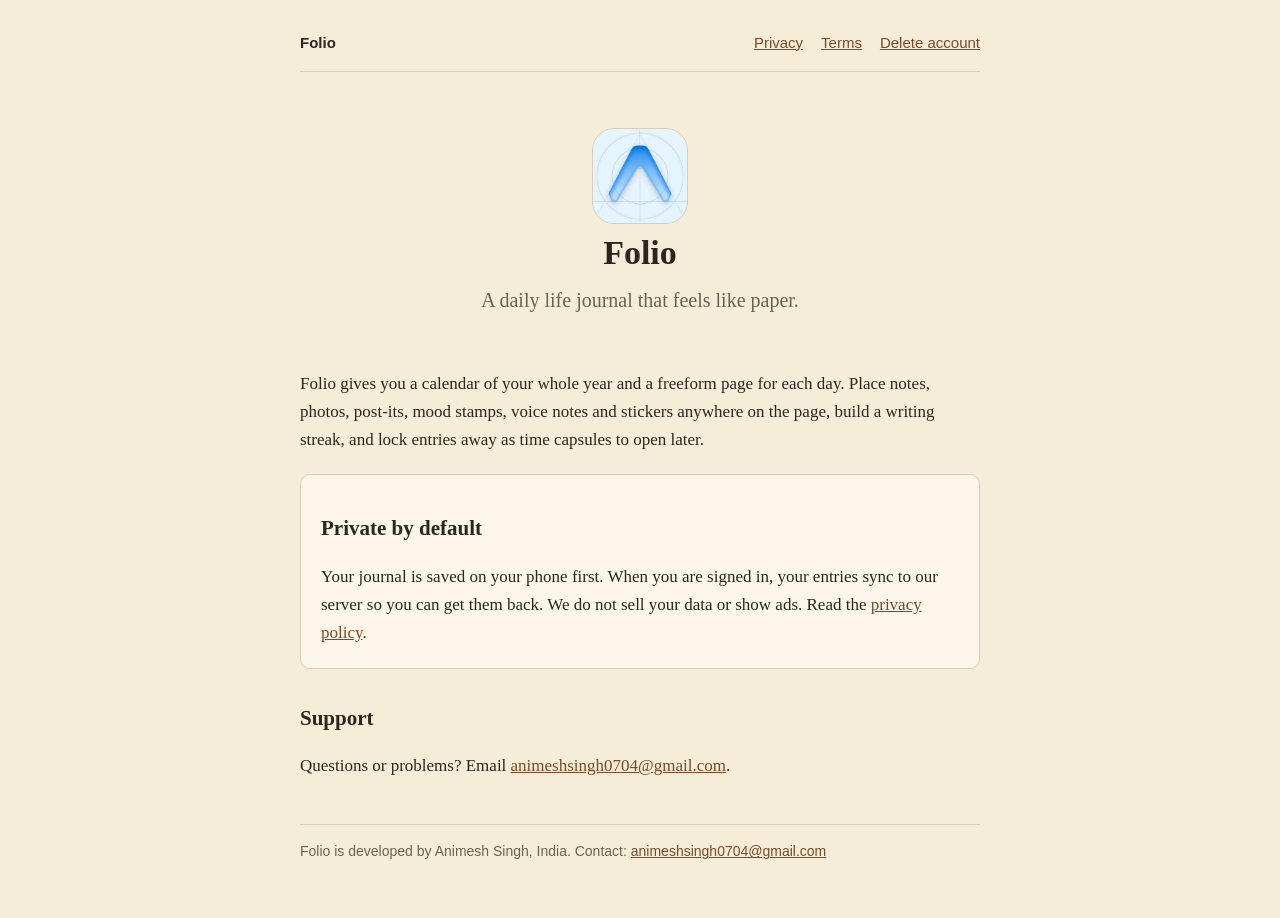
<file: index.html>
<!doctype html>
<html lang="en"><head><meta charset="utf-8"><meta name="viewport" content="width=device-width,initial-scale=1">
<title>Folio - Daily Life Journal</title><meta name="description" content="Folio is a journaling app for Android: a calendar of your year, with a freeform page for every day."><link rel="icon" href="icon.png"><link rel="stylesheet" href="style.css"></head>
<body><div class="wrap">
<nav><a class="brand" href="index.html">Folio</a><a href="privacy.html">Privacy</a><a href="terms.html">Terms</a><a href="delete-account.html">Delete account</a></nav>
<div class="hero"><img src="icon.png" alt="Folio app icon"><h1>Folio</h1><p class="lead">A daily life journal that feels like paper.</p></div>
<p>Folio gives you a calendar of your whole year and a freeform page for each day. Place notes, photos, post-its, mood stamps, voice notes and stickers anywhere on the page, build a writing streak, and lock entries away as time capsules to open later.</p>
<div class="card"><h2>Private by default</h2><p>Your journal is saved on your phone first. When you are signed in, your entries sync to our server so you can get them back. We do not sell your data or show ads. Read the <a href="privacy.html">privacy policy</a>.</p></div>
<h2>Support</h2><p>Questions or problems? Email <a href="mailto:animeshsingh0704@gmail.com">animeshsingh0704@gmail.com</a>.</p>
<footer>Folio is developed by Animesh Singh, India. Contact: <a href="mailto:animeshsingh0704@gmail.com">animeshsingh0704@gmail.com</a></footer>
</div></body></html>
</file>
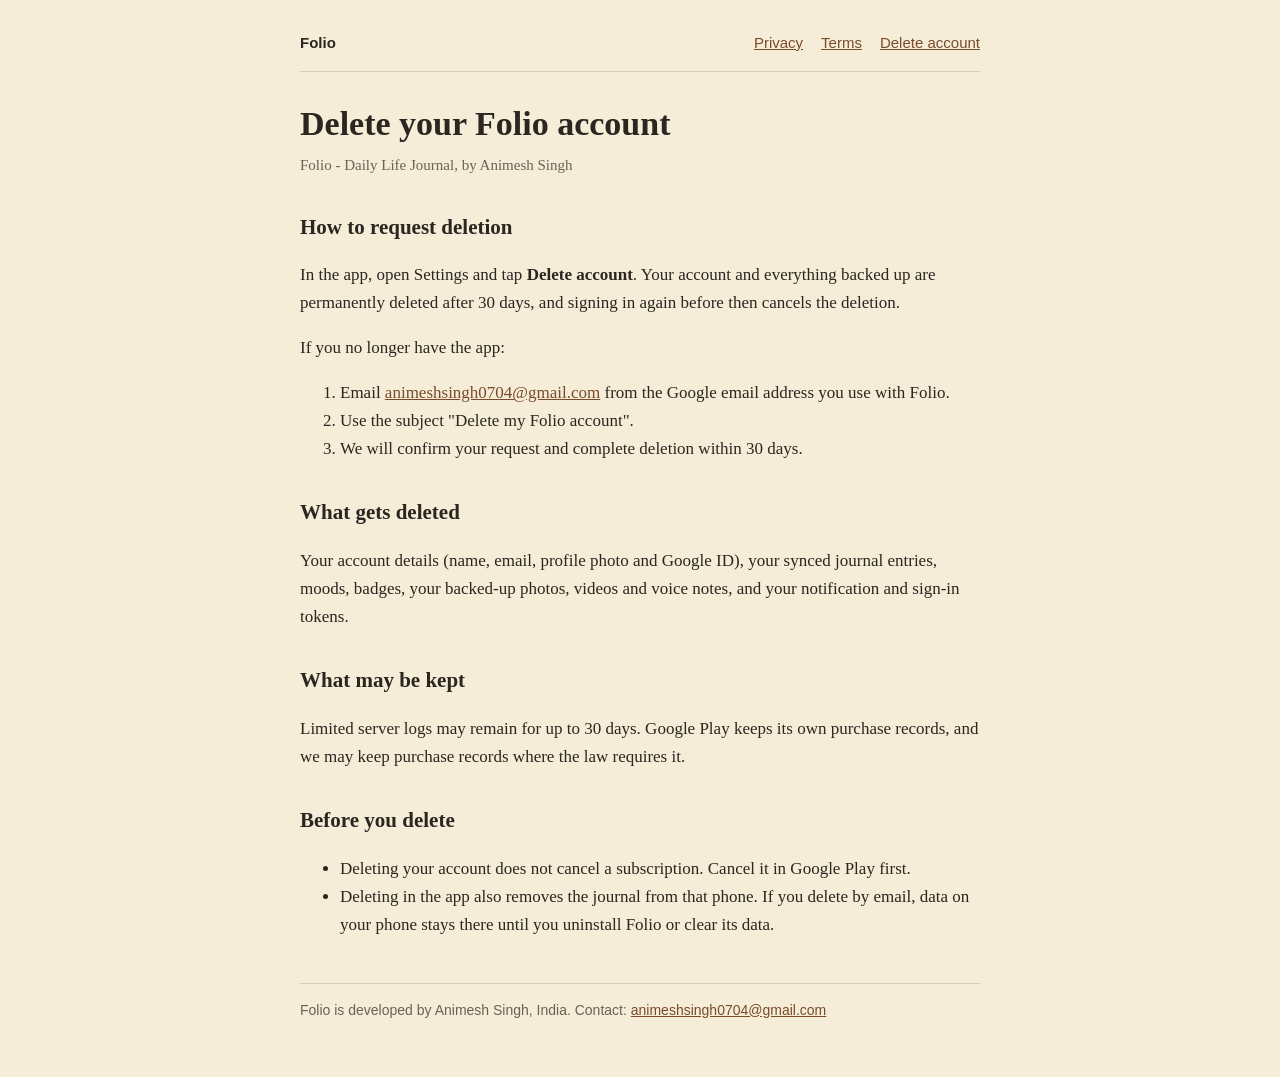
<file: delete-account.html>
<!doctype html>
<html lang="en"><head><meta charset="utf-8"><meta name="viewport" content="width=device-width,initial-scale=1">
<title>Delete Your Folio Account</title><meta name="description" content="How to delete your Folio account and data."><link rel="icon" href="icon.png"><link rel="stylesheet" href="style.css"></head>
<body><div class="wrap">
<nav><a class="brand" href="index.html">Folio</a><a href="privacy.html">Privacy</a><a href="terms.html">Terms</a><a href="delete-account.html">Delete account</a></nav>
<h1>Delete your Folio account</h1><p class="meta">Folio - Daily Life Journal, by Animesh Singh</p>
<h2>How to request deletion</h2>
<p>In the app, open Settings and tap <strong>Delete account</strong>. Your account and everything backed up are permanently deleted after 30 days, and signing in again before then cancels the deletion.</p><p>If you no longer have the app:</p><ol><li>Email <a href="mailto:animeshsingh0704@gmail.com?subject=Delete%20my%20Folio%20account">animeshsingh0704@gmail.com</a> from the Google email address you use with Folio.</li>
<li>Use the subject "Delete my Folio account".</li>
<li>We will confirm your request and complete deletion within 30 days.</li></ol>
<h2>What gets deleted</h2><p>Your account details (name, email, profile photo and Google ID), your synced journal entries, moods, badges, your backed-up photos, videos and voice notes, and your notification and sign-in tokens.</p>
<h2>What may be kept</h2><p>Limited server logs may remain for up to 30 days. Google Play keeps its own purchase records, and we may keep purchase records where the law requires it.</p>
<h2>Before you delete</h2><ul><li>Deleting your account does not cancel a subscription. Cancel it in Google Play first.</li><li>Deleting in the app also removes the journal from that phone. If you delete by email, data on your phone stays there until you uninstall Folio or clear its data.</li></ul>
<footer>Folio is developed by Animesh Singh, India. Contact: <a href="mailto:animeshsingh0704@gmail.com">animeshsingh0704@gmail.com</a></footer>
</div></body></html>
</file>
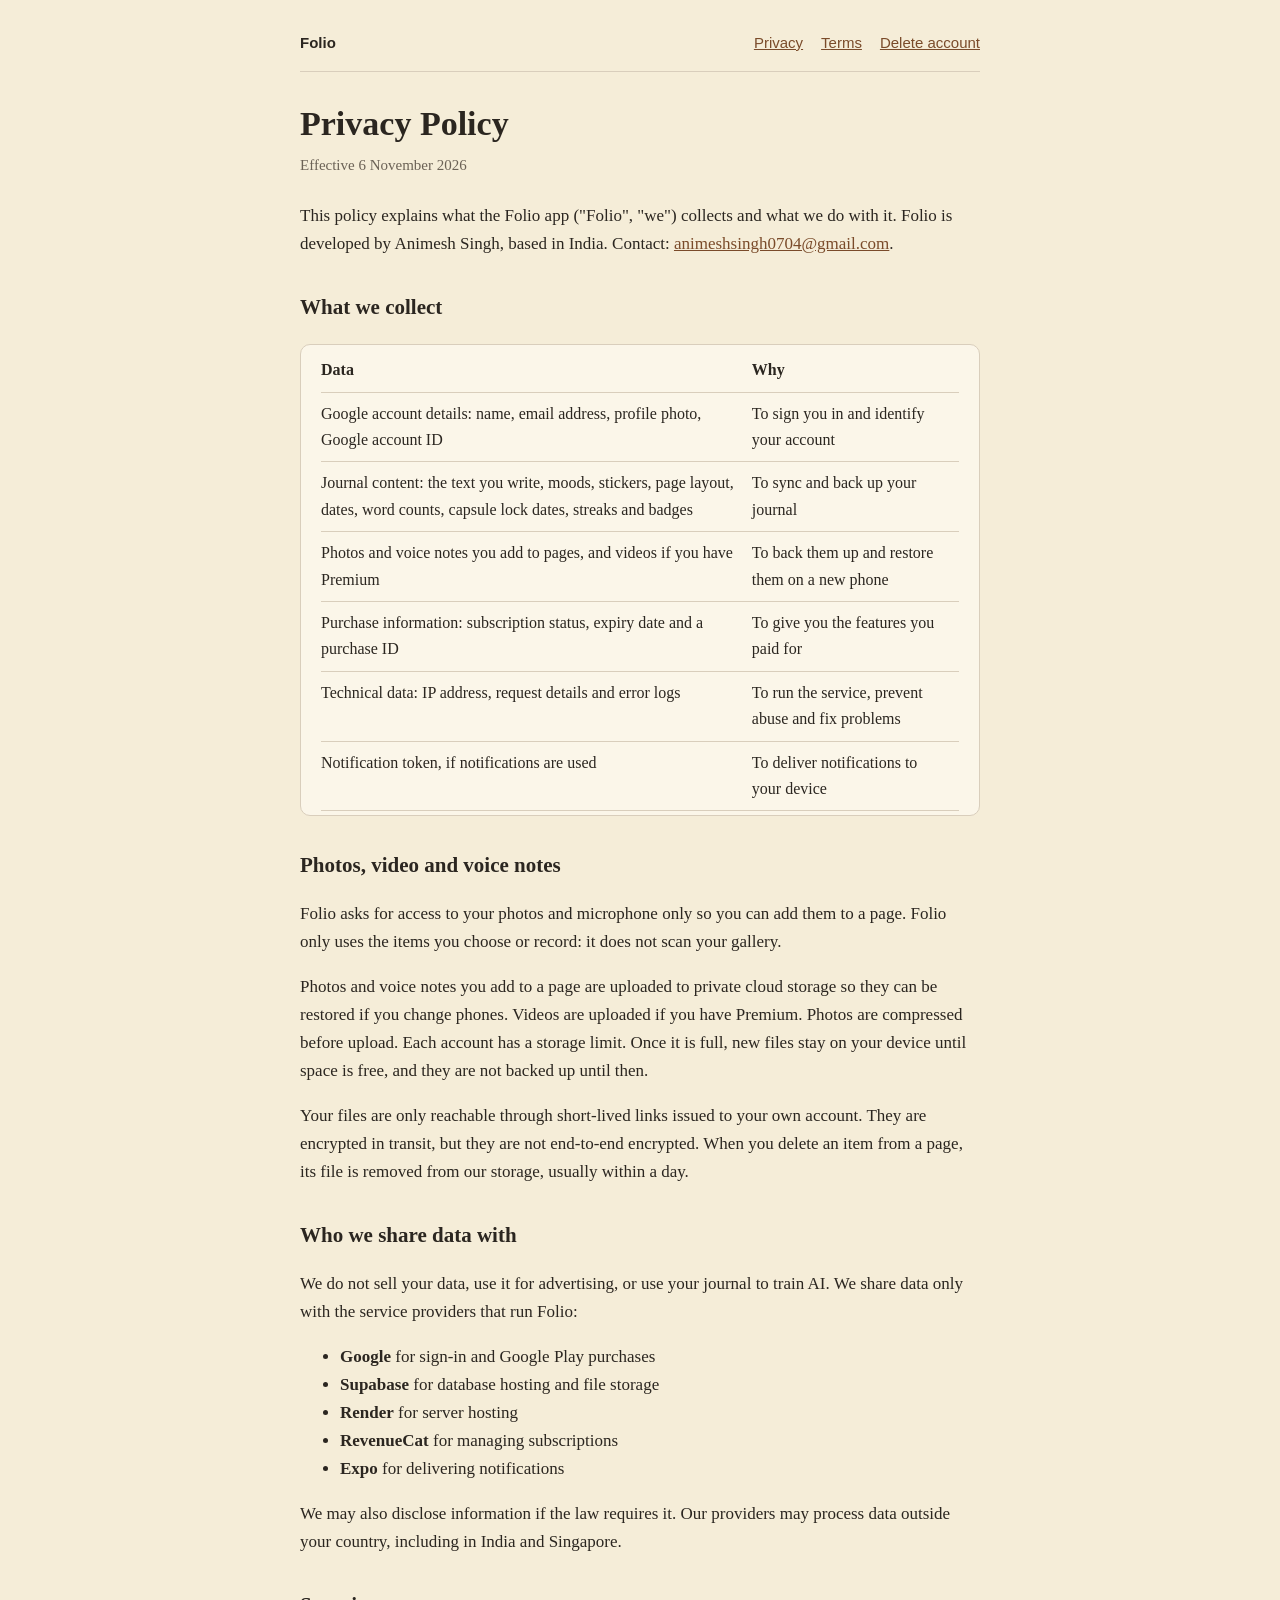
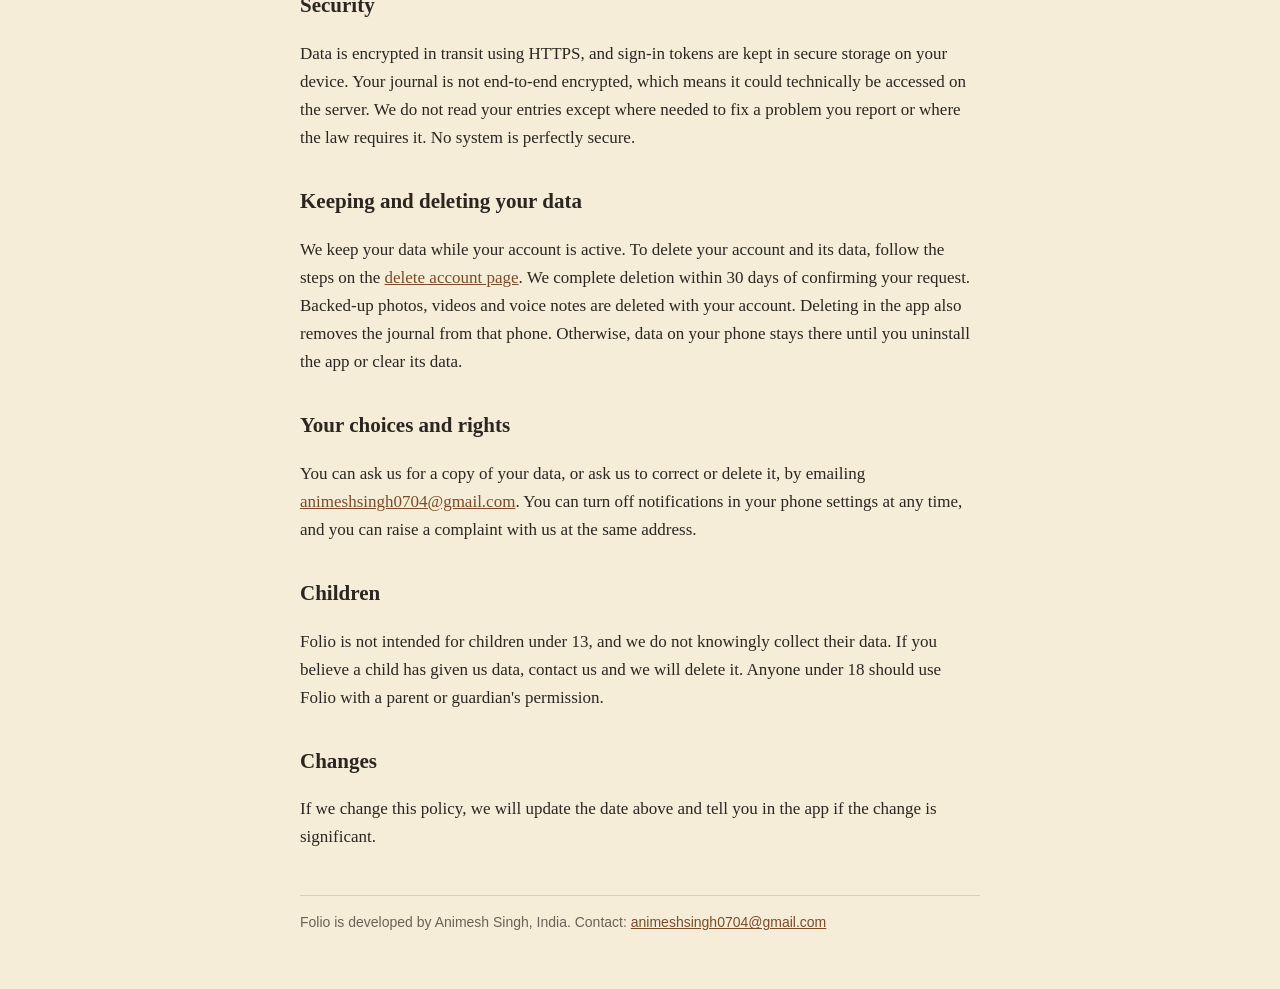
<file: privacy.html>
<!doctype html>
<html lang="en"><head><meta charset="utf-8"><meta name="viewport" content="width=device-width,initial-scale=1">
<title>Folio Privacy Policy</title><meta name="description" content="How Folio collects, uses and protects your information."><link rel="icon" href="icon.png"><link rel="stylesheet" href="style.css"></head>
<body><div class="wrap">
<nav><a class="brand" href="index.html">Folio</a><a href="privacy.html">Privacy</a><a href="terms.html">Terms</a><a href="delete-account.html">Delete account</a></nav>
<h1>Privacy Policy</h1><p class="meta">Effective 6 November 2026</p>
<p>This policy explains what the Folio app ("Folio", "we") collects and what we do with it. Folio is developed by Animesh Singh, based in India. Contact: <a href="mailto:animeshsingh0704@gmail.com">animeshsingh0704@gmail.com</a>.</p>
<h2>What we collect</h2>
<div class="card"><table>
<tr><th>Data</th><th>Why</th></tr>
<tr><td>Google account details: name, email address, profile photo, Google account ID</td><td>To sign you in and identify your account</td></tr>
<tr><td>Journal content: the text you write, moods, stickers, page layout, dates, word counts, capsule lock dates, streaks and badges</td><td>To sync and back up your journal</td></tr>
<tr><td>Photos and voice notes you add to pages, and videos if you have Premium</td><td>To back them up and restore them on a new phone</td></tr>
<tr><td>Purchase information: subscription status, expiry date and a purchase ID</td><td>To give you the features you paid for</td></tr>
<tr><td>Technical data: IP address, request details and error logs</td><td>To run the service, prevent abuse and fix problems</td></tr>
<tr><td>Notification token, if notifications are used</td><td>To deliver notifications to your device</td></tr>
</table></div>
<h2>Photos, video and voice notes</h2>
<p>Folio asks for access to your photos and microphone only so you can add them to a page. Folio only uses the items you choose or record: it does not scan your gallery.</p>
<p>Photos and voice notes you add to a page are uploaded to private cloud storage so they can be restored if you change phones. Videos are uploaded if you have Premium. Photos are compressed before upload. Each account has a storage limit. Once it is full, new files stay on your device until space is free, and they are not backed up until then.</p>
<p>Your files are only reachable through short-lived links issued to your own account. They are encrypted in transit, but they are not end-to-end encrypted. When you delete an item from a page, its file is removed from our storage, usually within a day.</p>
<h2>Who we share data with</h2>
<p>We do not sell your data, use it for advertising, or use your journal to train AI. We share data only with the service providers that run Folio:</p>
<ul>
<li><strong>Google</strong> for sign-in and Google Play purchases</li>
<li><strong>Supabase</strong> for database hosting and file storage</li>
<li><strong>Render</strong> for server hosting</li>
<li><strong>RevenueCat</strong> for managing subscriptions</li>
<li><strong>Expo</strong> for delivering notifications</li>
</ul>
<p>We may also disclose information if the law requires it. Our providers may process data outside your country, including in India and Singapore.</p>
<h2>Security</h2>
<p>Data is encrypted in transit using HTTPS, and sign-in tokens are kept in secure storage on your device. Your journal is not end-to-end encrypted, which means it could technically be accessed on the server. We do not read your entries except where needed to fix a problem you report or where the law requires it. No system is perfectly secure.</p>
<h2>Keeping and deleting your data</h2>
<p>We keep your data while your account is active. To delete your account and its data, follow the steps on the <a href="delete-account.html">delete account page</a>. We complete deletion within 30 days of confirming your request. Backed-up photos, videos and voice notes are deleted with your account. Deleting in the app also removes the journal from that phone. Otherwise, data on your phone stays there until you uninstall the app or clear its data.</p>
<h2>Your choices and rights</h2>
<p>You can ask us for a copy of your data, or ask us to correct or delete it, by emailing <a href="mailto:animeshsingh0704@gmail.com">animeshsingh0704@gmail.com</a>. You can turn off notifications in your phone settings at any time, and you can raise a complaint with us at the same address.</p>
<h2>Children</h2>
<p>Folio is not intended for children under 13, and we do not knowingly collect their data. If you believe a child has given us data, contact us and we will delete it. Anyone under 18 should use Folio with a parent or guardian's permission.</p>
<h2>Changes</h2>
<p>If we change this policy, we will update the date above and tell you in the app if the change is significant.</p>
<footer>Folio is developed by Animesh Singh, India. Contact: <a href="mailto:animeshsingh0704@gmail.com">animeshsingh0704@gmail.com</a></footer>
</div></body></html>
</file>
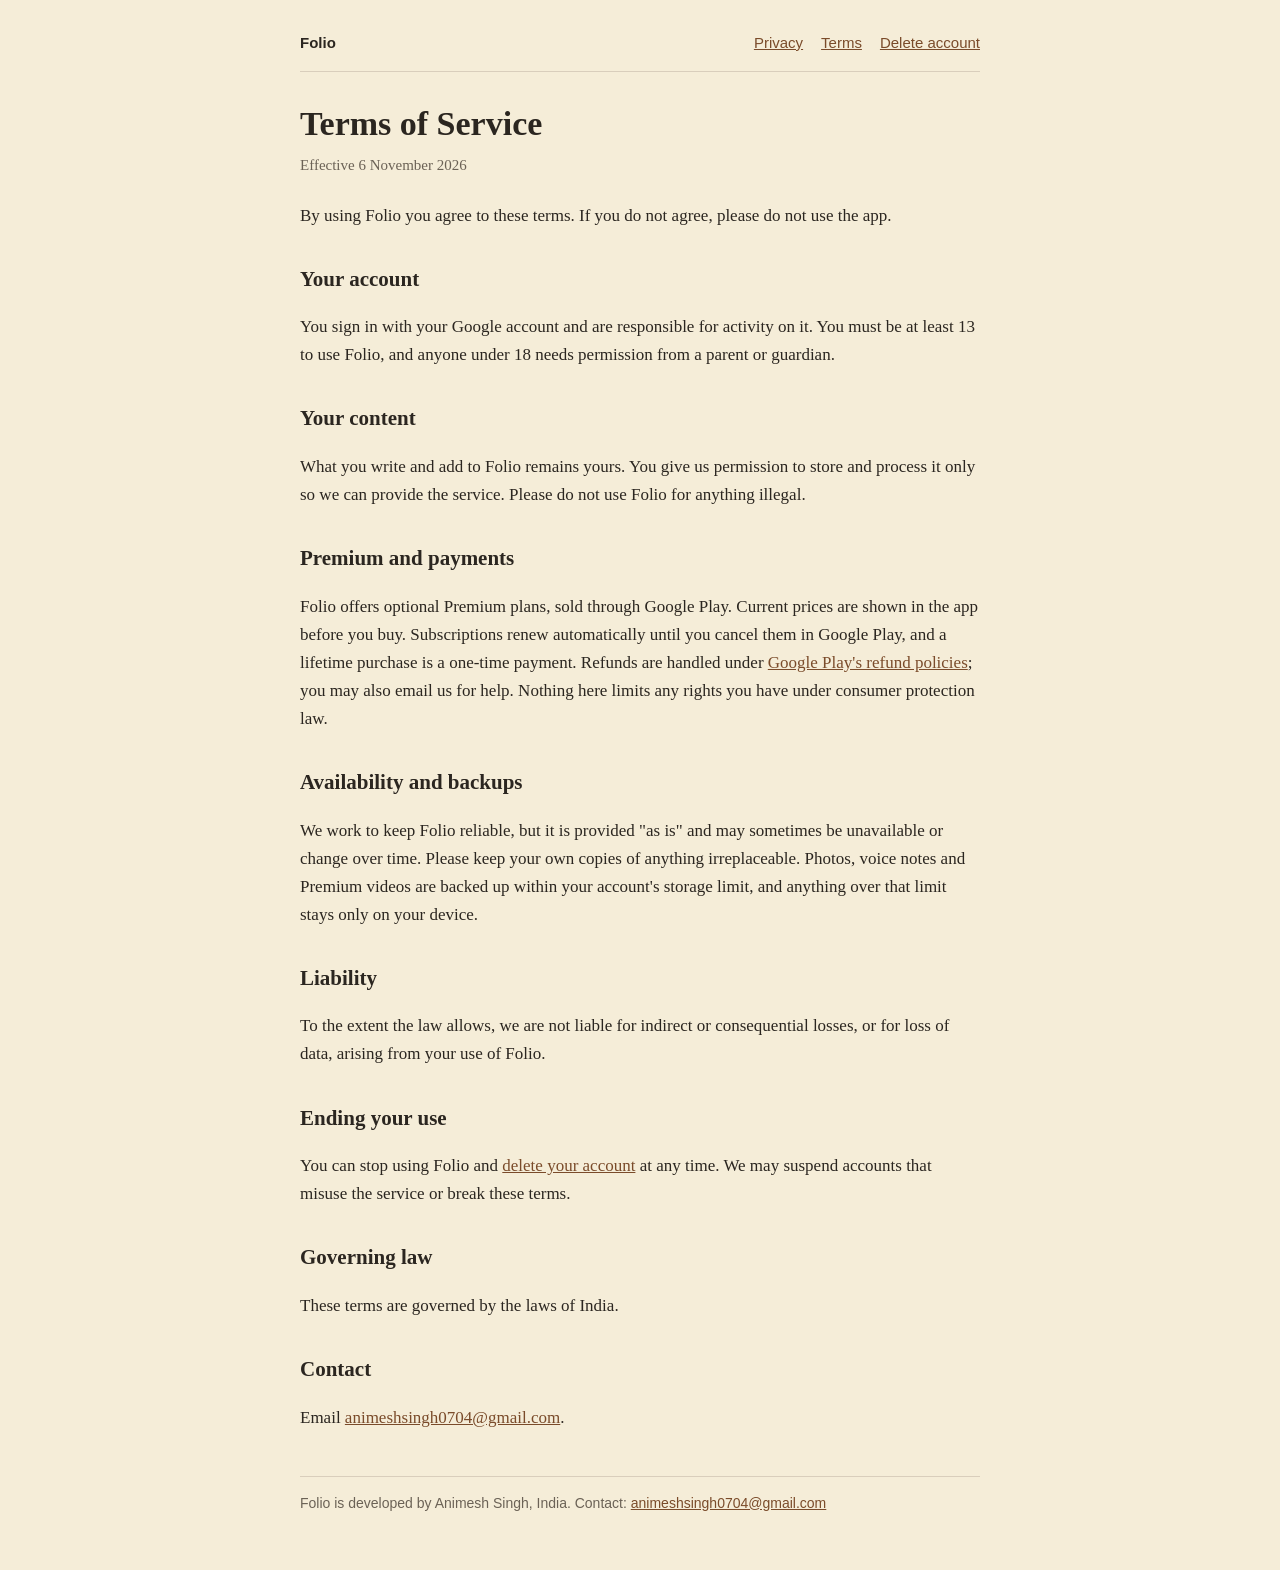
<file: terms.html>
<!doctype html>
<html lang="en"><head><meta charset="utf-8"><meta name="viewport" content="width=device-width,initial-scale=1">
<title>Folio Terms of Service</title><meta name="description" content="The terms for using Folio."><link rel="icon" href="icon.png"><link rel="stylesheet" href="style.css"></head>
<body><div class="wrap">
<nav><a class="brand" href="index.html">Folio</a><a href="privacy.html">Privacy</a><a href="terms.html">Terms</a><a href="delete-account.html">Delete account</a></nav>
<h1>Terms of Service</h1><p class="meta">Effective 6 November 2026</p>
<p>By using Folio you agree to these terms. If you do not agree, please do not use the app.</p>
<h2>Your account</h2><p>You sign in with your Google account and are responsible for activity on it. You must be at least 13 to use Folio, and anyone under 18 needs permission from a parent or guardian.</p>
<h2>Your content</h2><p>What you write and add to Folio remains yours. You give us permission to store and process it only so we can provide the service. Please do not use Folio for anything illegal.</p>
<h2>Premium and payments</h2>
<p>Folio offers optional Premium plans, sold through Google Play. Current prices are shown in the app before you buy. Subscriptions renew automatically until you cancel them in Google Play, and a lifetime purchase is a one-time payment. Refunds are handled under <a href="https://support.google.com/googleplay/answer/2479637">Google Play's refund policies</a>; you may also email us for help. Nothing here limits any rights you have under consumer protection law.</p>
<h2>Availability and backups</h2><p>We work to keep Folio reliable, but it is provided "as is" and may sometimes be unavailable or change over time. Please keep your own copies of anything irreplaceable. Photos, voice notes and Premium videos are backed up within your account&#39;s storage limit, and anything over that limit stays only on your device.</p>
<h2>Liability</h2><p>To the extent the law allows, we are not liable for indirect or consequential losses, or for loss of data, arising from your use of Folio.</p>
<h2>Ending your use</h2><p>You can stop using Folio and <a href="delete-account.html">delete your account</a> at any time. We may suspend accounts that misuse the service or break these terms.</p>
<h2>Governing law</h2><p>These terms are governed by the laws of India.</p>
<h2>Contact</h2><p>Email <a href="mailto:animeshsingh0704@gmail.com">animeshsingh0704@gmail.com</a>.</p>
<footer>Folio is developed by Animesh Singh, India. Contact: <a href="mailto:animeshsingh0704@gmail.com">animeshsingh0704@gmail.com</a></footer>
</div></body></html>
</file>
<file: style.css>
:root{--paper:#F5EDD8;--card:#FBF6E9;--ink:#2B2620;--muted:#6B6256;--line:#D9CEBC;--accent:#7A4B2A}
*{box-sizing:border-box}
body{margin:0;background:var(--paper);color:var(--ink);font:17px/1.65 Georgia,'Times New Roman',serif}
.wrap{max-width:720px;margin:0 auto;padding:32px 20px 56px}
nav{display:flex;flex-wrap:wrap;gap:6px 18px;align-items:center;padding-bottom:18px;border-bottom:1px solid var(--line);margin-bottom:32px;font:15px/1.4 -apple-system,'Segoe UI',Roboto,sans-serif}
nav a.brand{font-weight:700;margin-right:auto;color:var(--ink);text-decoration:none}
a{color:var(--accent)}
h1{font-size:34px;line-height:1.2;margin:0 0 8px}
h2{font-size:21px;margin:32px 0 6px}
.meta{color:var(--muted);font-size:15px;margin:0 0 24px}
.hero{text-align:center;padding:24px 0 8px}
.hero img{width:96px;height:96px;border-radius:22px;border:1px solid var(--line)}
.lead{font-size:20px;color:var(--muted);margin:10px 0 28px}
.card{background:var(--card);border:1px solid var(--line);border-radius:10px;padding:4px 20px;margin:20px 0}
table{width:100%;border-collapse:collapse;font-size:16px}
td,th{text-align:left;padding:8px 10px 8px 0;border-bottom:1px solid var(--line);vertical-align:top}
footer{margin-top:44px;padding-top:16px;border-top:1px solid var(--line);color:var(--muted);font:14px/1.5 -apple-system,'Segoe UI',Roboto,sans-serif}
</file>
